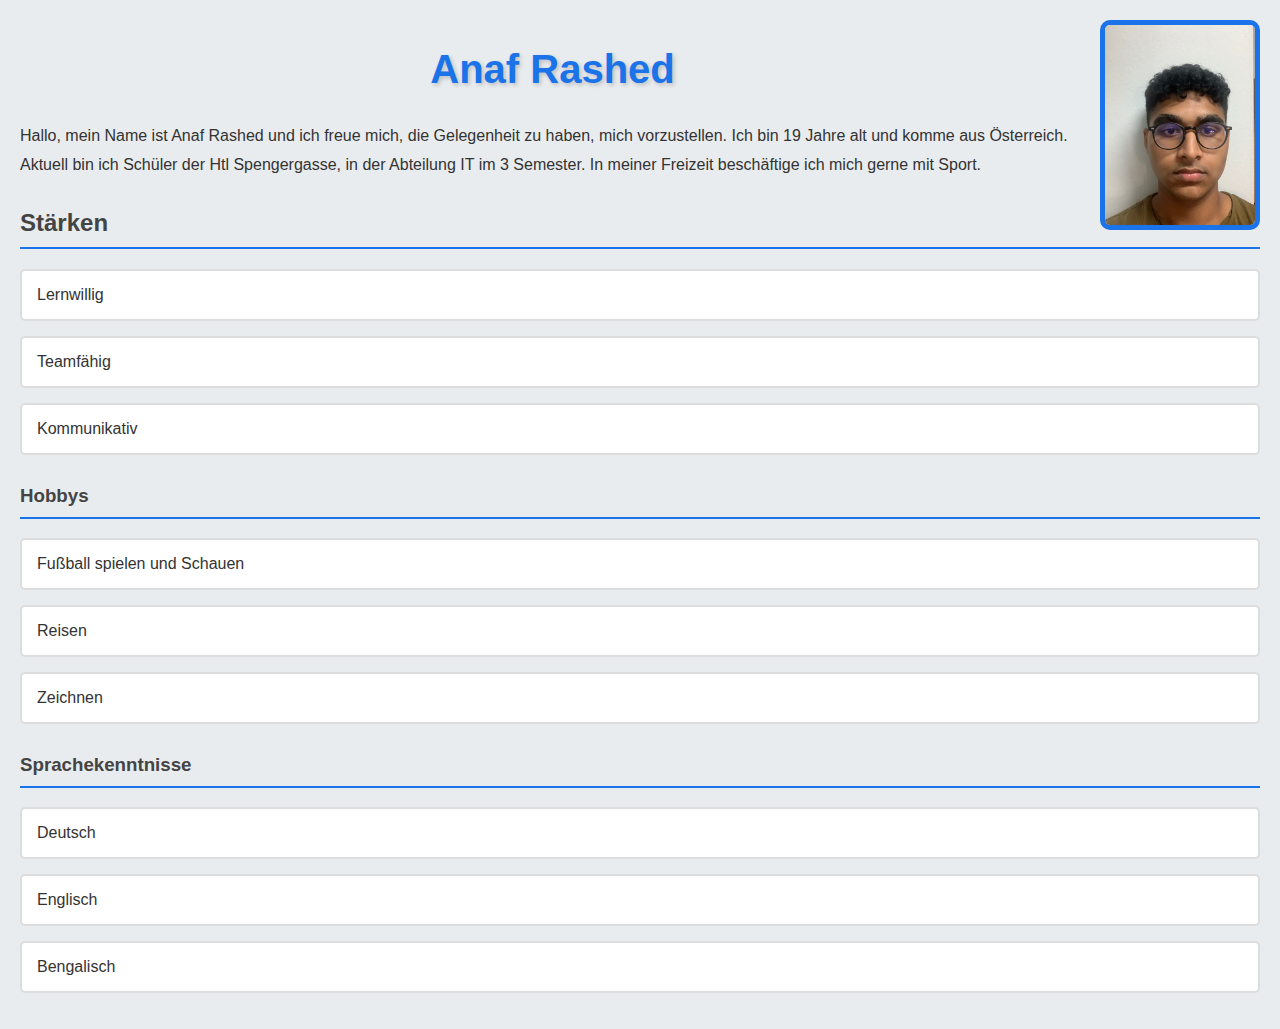
<file: 2024-10-16/index.html>
<!DOCTYPE html>
<html lang="de">

<head>
    <meta charset="UTF-8">
    <meta name="viewport" content="width=device-width, initial-scale=1.0">
    <title>Anaf Rashed</title>
    <link rel="stylesheet" type="text/css" href="style.css">
</head>

<body>
<img src="IMG_0064.jpg" alt="Anaf Rashed" style="height: 200px;">
    <h1> Anaf Rashed</h1>
    <p> Hallo, mein Name ist Anaf Rashed und ich freue mich, die Gelegenheit zu haben, mich vorzustellen.
        Ich bin 19 Jahre alt und komme aus Österreich. Aktuell bin ich Schüler der Htl Spengergasse, in der Abteilung IT
        im 3 Semester.
        In meiner Freizeit beschäftige ich mich gerne mit Sport.
    </p>

    <h2>Stärken</h2>
    <ul>
        <li>Lernwillig</li>
        <li>Teamfähig</li>
        <li>Kommunikativ</li>
    </ul>

    <h3>Hobbys</h3>
    <ul>
        <li>Fußball spielen und Schauen</li>
        <li>Reisen</li>
        <li>Zeichnen</li>

    </ul>

    <h3> Sprachekenntnisse</h3>
    <ul>
        <li>Deutsch</li>
        <li>Englisch</li>
        <li>Bengalisch</li>
    </ul>

</body>


</html>
</file>
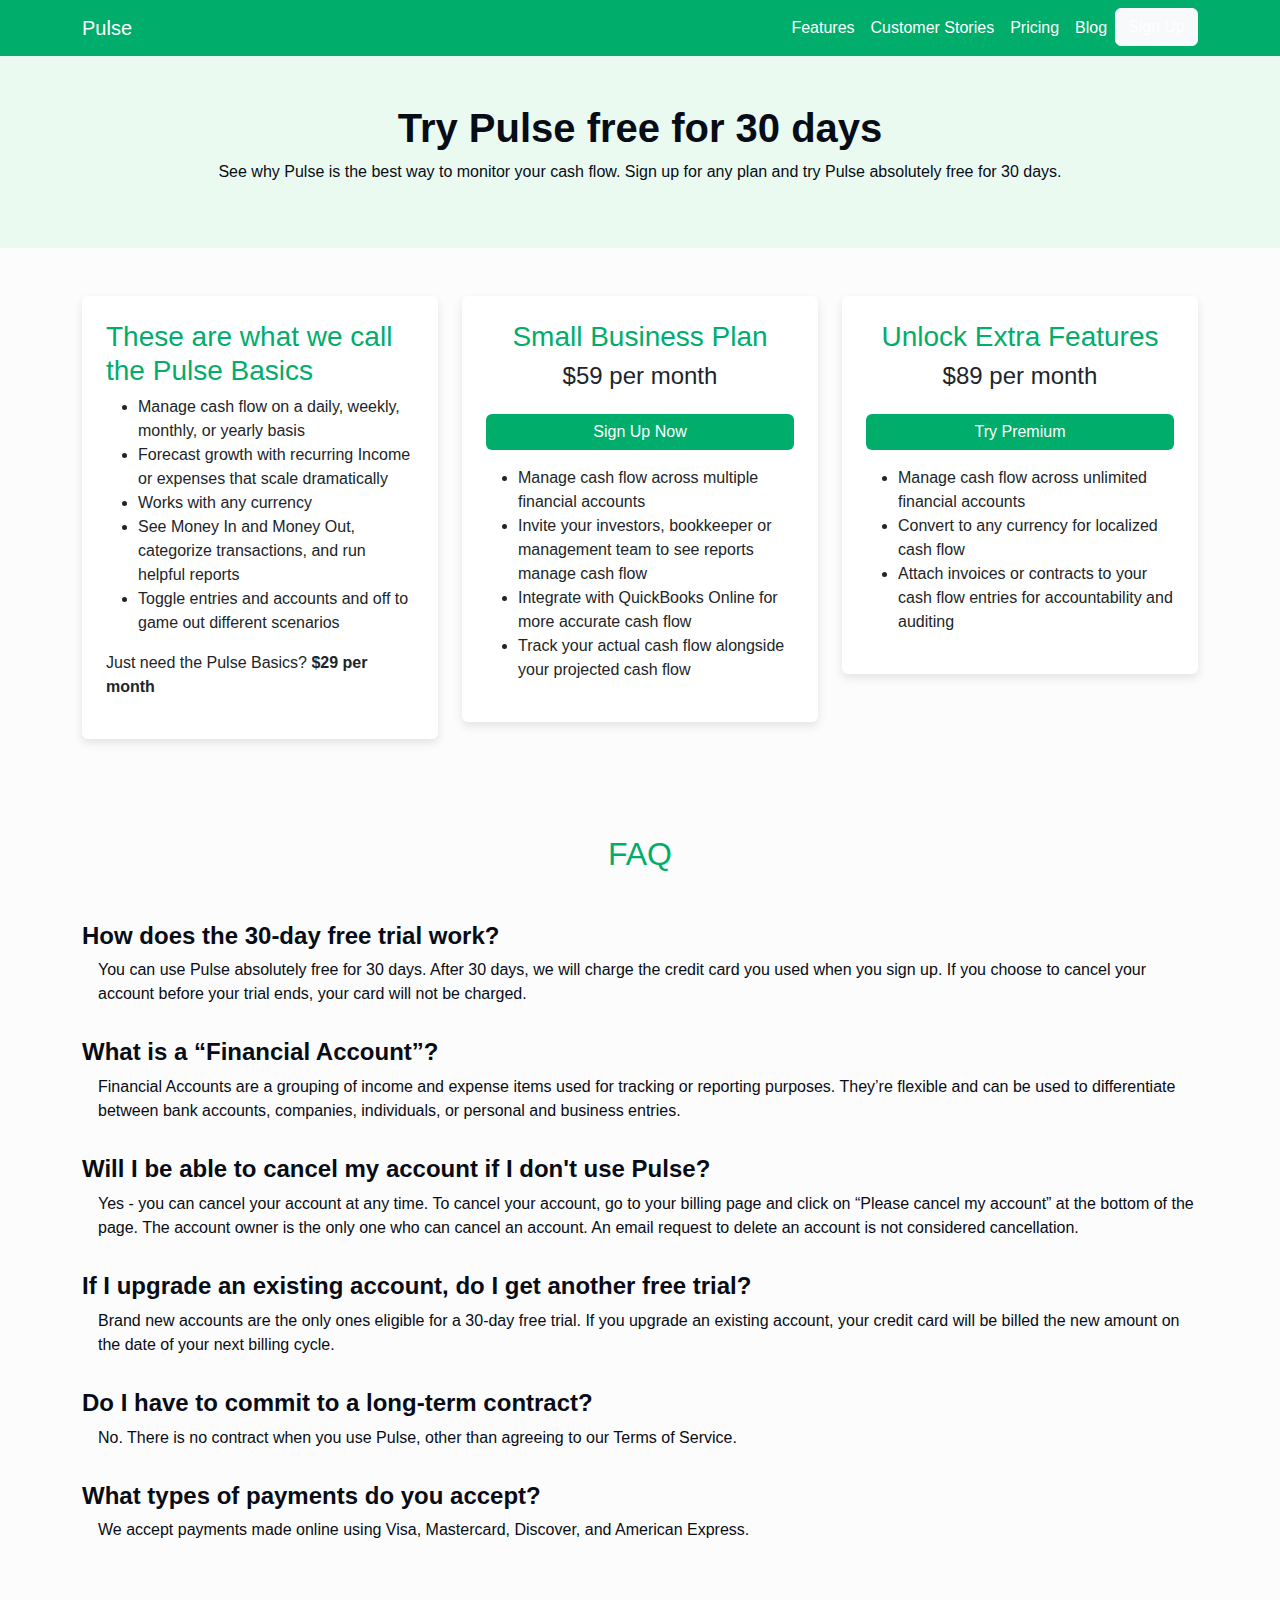
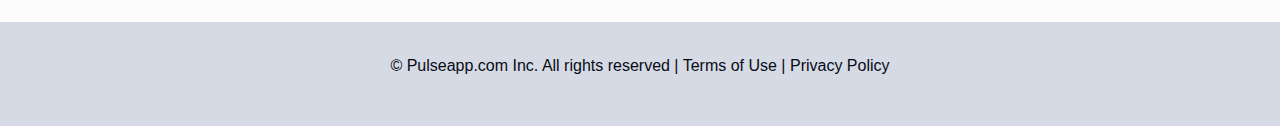
<file: 2024-11-21/index.html>
<!DOCTYPE html>
<html lang="en">
<head>
    <meta charset="UTF-8">
    <meta name="viewport" content="width=device-width, initial-scale=1.0">
    <title>Pulse - Try Free for 30 Days</title>
    <link href="https://cdn.jsdelivr.net/npm/bootstrap@5.3.1/dist/css/bootstrap.min.css" rel="stylesheet">
    <style>
        :root {
            --color-primary: #00ad6a;
            --color-secondary: #eafaf1;
            --color-accent: #1fe374;
            --color-dark: #080c16;
            --color-light: #d6dae5;
            --color-background: #fcfcfc;
        }

        body {
            font-family: Arial, sans-serif;
            background-color: var(--color-background);
            color: var(--color-dark);
        }

        .navbar {
            background-color: var(--color-primary);
        }

        .navbar a {
            color: white;
        }

        .hero {
            text-align: center;
            padding: 3rem 1rem;
            background-color: var(--color-secondary);
        }

        .hero h1 {
            color: var(--color-dark);
            font-weight: bold;
        }

        .card {
            border: none;
            box-shadow: 0px 4px 10px rgba(0, 0, 0, 0.1);
        }

        .card h3 {
            color: var(--color-primary);
        }

        .card .btn {
            background-color: var(--color-primary);
            color: white;
            border: none;
        }

        .card .btn:hover {
            background-color: var(--color-accent);
        }

        .faq {
            padding: 3rem 1rem;
        }

        .faq h2 {
            color: var(--color-primary);
        }

        .faq-section {
            margin-bottom: 2rem;
        }

        .faq-section h4 {
            font-weight: bold;
            margin-bottom: 0.5rem;
        }

        .faq-section p {
            margin-left: 1rem;
            color: var(--color-dark);
        }

        .footer {
            background-color: var(--color-light);
            padding: 2rem;
            text-align: center;
        }

        .footer a {
            color: var(--color-dark);
            text-decoration: none;
        }

        .footer a:hover {
            text-decoration: underline;
        }
    </style>
</head>
<body>
    <!-- Navigation -->
    <nav class="navbar navbar-expand-lg navbar-dark">
        <div class="container">
            <a class="navbar-brand" href="#">Pulse</a>
            <button class="navbar-toggler" type="button" data-bs-toggle="collapse" data-bs-target="#navbarNav">
                <span class="navbar-toggler-icon"></span>
            </button>
            <div class="collapse navbar-collapse" id="navbarNav">
                <ul class="navbar-nav ms-auto">
                    <li class="nav-item"><a class="nav-link" href="#">Features</a></li>
                    <li class="nav-item"><a class="nav-link" href="#">Customer Stories</a></li>
                    <li class="nav-item"><a class="nav-link" href="#">Pricing</a></li>
                    <li class="nav-item"><a class="nav-link" href="#">Blog</a></li>
                    <li class="nav-item"><a class="btn btn-light" href="#">Sign Up</a></li>
                </ul>
            </div>
        </div>
    </nav>

    <!-- Hero Section -->
    <section class="hero">
        <div class="container">
            <h1>Try Pulse free for 30 days</h1>
            <p>See why Pulse is the best way to monitor your cash flow. Sign up for any plan and try Pulse absolutely free for 30 days.</p>
        </div>
    </section>

    <!-- Pricing Cards -->
    <section class="container my-5">
        <div class="row g-4">
            <!-- Card 1 -->
            <div class="col-md-4">
                <div class="card p-4">
                    <h3>These are what we call the Pulse Basics</h3>
                    <ul>
                        <li>Manage cash flow on a daily, weekly, monthly, or yearly basis</li>
                        <li>Forecast growth with recurring Income or expenses that scale dramatically</li>
                        <li>Works with any currency</li>
                        <li>See Money In and Money Out, categorize transactions, and run helpful reports</li>
                        <li>Toggle entries and accounts and off to game out different scenarios</li>
                    </ul>
                    <p>Just need the Pulse Basics? <strong>$29 per month</strong></p>
                </div>
            </div>
            <!-- Card 2 -->
            <div class="col-md-4">
                <div class="card p-4">
                    <h3 class="text-center">Small Business Plan</h3>
                    <h4 class="text-center">$59 per month</h4>
                    <button class="btn w-100 mt-3">Sign Up Now</button>
                    <ul class="mt-3">
                        <li>Manage cash flow across multiple financial accounts</li>
                        <li>Invite your investors, bookkeeper or management team to see reports manage cash flow</li>
                        <li>Integrate with QuickBooks Online for more accurate cash flow</li>
                        <li>Track your actual cash flow alongside your projected cash flow</li>
                    </ul>
                </div>
            </div>
            <!-- Card 3 -->
            <div class="col-md-4">
                <div class="card p-4">
                    <h3 class="text-center">Unlock Extra Features</h3>
                    <h4 class="text-center">$89 per month</h4>
                    <button class="btn w-100 mt-3">Try Premium</button>
                    <ul class="mt-3">
                        <li>Manage cash flow across unlimited financial accounts</li>
                        <li>Convert to any currency for localized cash flow</li>
                        <li>Attach invoices or contracts to your cash flow entries for accountability and auditing</li>
                    </ul>
                </div>
            </div>
        </div>
    </section>

    <!-- FAQ Section -->
    <section class="faq">
        <div class="container">
            <h2 class="text-center mb-5">FAQ</h2>
            <div class="faq-section">
                <h4>How does the 30-day free trial work?</h4>
                <p>You can use Pulse absolutely free for 30 days. After 30 days, we will charge the credit card you used when you sign up. If you choose to cancel your account before your trial ends, your card will not be charged.</p>
            </div>
            <div class="faq-section">
                <h4>What is a “Financial Account”?</h4>
                <p>Financial Accounts are a grouping of income and expense items used for tracking or reporting purposes. They’re flexible and can be used to differentiate between bank accounts, companies, individuals, or personal and business entries.</p>
            </div>
            <div class="faq-section">
                <h4>Will I be able to cancel my account if I don't use Pulse?</h4>
                <p>Yes - you can cancel your account at any time. To cancel your account, go to your billing page and click on “Please cancel my account” at the bottom of the page. The account owner is the only one who can cancel an account. An email request to delete an account is not considered cancellation.</p>
            </div>
            <div class="faq-section">
                <h4>If I upgrade an existing account, do I get another free trial?</h4>
                <p>Brand new accounts are the only ones eligible for a 30-day free trial. If you upgrade an existing account, your credit card will be billed the new amount on the date of your next billing cycle.</p>
            </div>
            <div class="faq-section">
                <h4>Do I have to commit to a long-term contract?</h4>
                <p>No. There is no contract when you use Pulse, other than agreeing to our Terms of Service.</p>
            </div>
            <div class="faq-section">
                <h4>What types of payments do you accept?</h4>
                <p>We accept payments made online using Visa, Mastercard, Discover, and American Express.</p>
            </div>
        </div>
    </section>

    <!-- Footer -->
    <footer class="footer">
        <div class="container">
            <p>© Pulseapp.com Inc. All rights reserved | Terms of Use | Privacy Policy</p>
        </div>
    </footer>

    <script src="https://cdn.jsdelivr.net/npm/bootstrap@5.3.1/dist/js/bootstrap.bundle.min.js"></script>
</body>
</html>
</file>
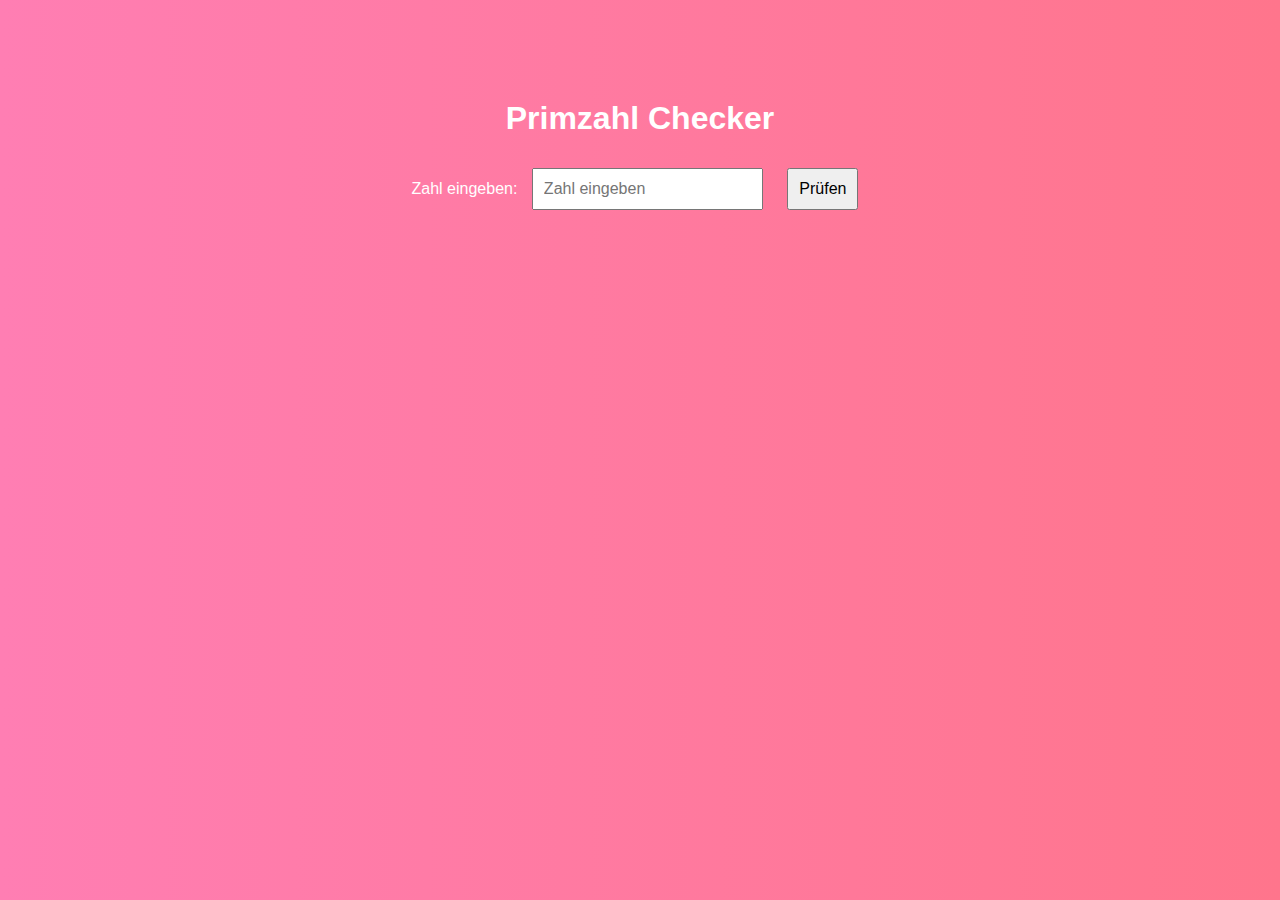
<file: 2025-02-20-prim/index.html>
<!DOCTYPE html>
<html lang="de">
<head>
    <meta charset="UTF-8">
    <meta name="viewport" content="width=device-width, initial-scale=1.0">
    <title>Primzahl Checker</title>
    <style>
        body {
            font-family: Arial, sans-serif;
            text-align: center;
            background: linear-gradient(to right, #ff7eb3, #ff758c);
            color: white;
            margin-top: 100px;
        }
        input, button {
            padding: 10px;
            font-size: 16px;
            margin: 10px;
        }
        #result {
            font-size: 20px;
            font-weight: bold;
            margin-top: 20px;
        }
    </style>
</head>
<body>
    <h1>Primzahl Checker</h1>
    <form onsubmit="event.preventDefault(); checkPrime();">
        <label for="numberInput">Zahl eingeben:</label>
        <input type="number" id="numberInput" name="numberInput" placeholder="Zahl eingeben" required>
        <button type="submit">Prüfen</button>
    </form>
    <div id="result" role="status" aria-live="polite"></div>

    <script>
        function isPrime(num) {
            if (num < 2) return false;
            for (let i = 2; i <= Math.sqrt(num); i++) {
                if (num % i === 0) return false;
            }
            return true;
        }

        function checkPrime() {
            const numberInput = document.getElementById("numberInput");
            const number = parseInt(numberInput.value, 10);
            const resultDiv = document.getElementById("result");
            
            if (isNaN(number)) {
                resultDiv.textContent = "Bitte eine gültige Zahl eingeben.";
                resultDiv.style.color = "yellow";
                return;
            }
            
            if (isPrime(number)) {
                resultDiv.textContent = `${number} ist eine Primzahl ✅`;
                resultDiv.style.color = "lightgreen";
            } else {
                resultDiv.textContent = `${number} ist keine Primzahl ❌`;
                resultDiv.style.color = "red";
            }
        }
    </script>
</body>
</html>
</file>
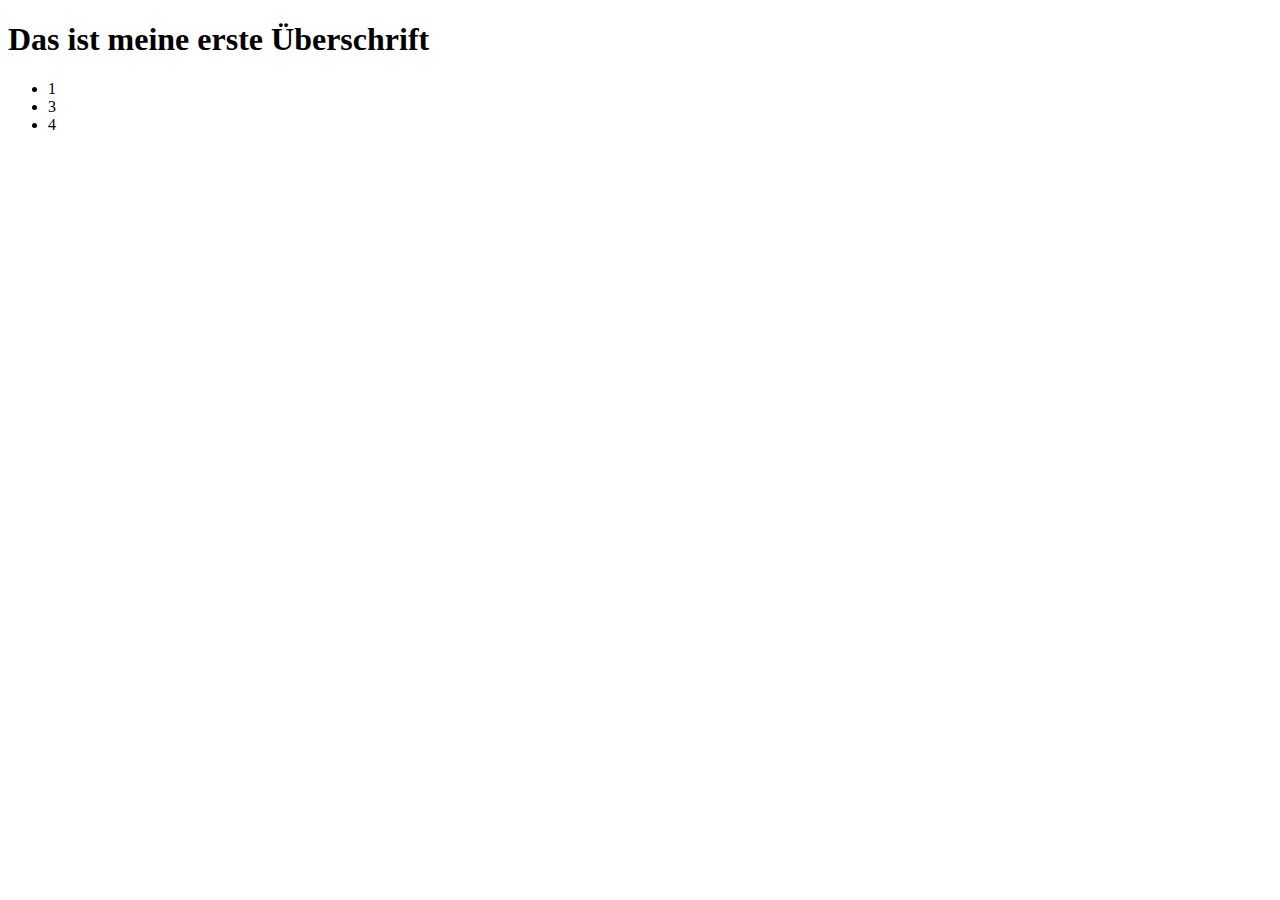
<file: 26_09_2024/index.html>
<!DOCTYPE html>
<html lang="en">

<head>
    <meta charset="UTF-8">
    <meta name="viewport" content="width=device-width, initial-scale=1.0">
    <title>Document</title>
</head>

<body>
    <h1>Das ist meine erste Überschrift</h1>
    <ul>
        <li>1 </li>
        <li>3</li>
        <li>4</li>
    </ul>
</body>

</html>
</file>
<file: 2024-10-16/style.css>
/* Allgemeine Stile */ 
body {
    font-family: 'Arial', sans-serif;
    background-color: #e9ecef; /* Helleres Grau als Hintergrund */
    color: #333; /* Dunkle Schriftfarbe für gute Lesbarkeit */
    margin: 0;
    padding: 20px; /* Innenabstand */
}

/* Type Selector - Styling für h1, h2 und h3 */
h1 {
    text-align: center; /* Zentriert die Hauptüberschrift */
    color: #1a73e8; /* Blauer Farbton */
    margin-bottom: 30px; /* Abstand nach unten */
    font-size: 2.5em; /* Größere Schriftgröße */
    text-shadow: 2px 2px 4px rgba(0, 0, 0, 0.2); /* Schatten für den Text */
}

h2, h3 {
    color: #444; /* Dunklerer Farbton für Unterüberschriften */
    margin-top: 30px; /* Abstand nach oben */
    border-bottom: 2px solid #1a73e8; /* Unterstrich unter den Überschriften */
    padding-bottom: 10px; /* Abstand nach unten */
}

/* Class Selector - Styling für hervorgehobene Listenelemente */
.highlight {
    background-color: #ffeb3b; /* Gelber Hintergrund */
    font-weight: bold; /* Fettdruck */
    padding: 5px; /* Innenabstand */
}

/* Descendant Selector - Styling für ul li Elemente */
ul {
    list-style-type: none; /* Entfernt die Aufzählungszeichen */
    padding: 0; /* Entfernt den Innenabstand */
}

li {
    background-color: #fff; /* Weißer Hintergrund für Listenelemente */
    border: 2px solid #ddd; /* Grauer Rahmen */
    border-radius: 5px; /* Abgerundete Ecken */
    padding: 15px; /* Erhöhter Innenabstand */
    margin: 15px 0; /* Abstand zwischen den Listen */
    transition: background-color 0.3s; /* Übergangseffekt für den Hintergrund */
}

/* Pseudo-Class Selector - Stil für Links, wenn sie hovered werden */
a:hover {
    color: #d32f2f; /* Rote Farbe beim Hover */
    text-decoration: underline; /* Unterstreichen beim Hover */
}

/* Bild */
img[alt] {
    float: right; /* Bild nach rechts verschieben */
    height: 300px; /* Höhe des Bildes */
    margin-left: 15px; /* Abstand zwischen Bild und Text */
    border: 5px solid #1a73e8; /* Blauer Rahmen um das Bild */
    border-radius: 10px; /* Abgerundete Ecken für das Bild */
}

/* Abstand zwischen Absätzen */
p {
    line-height: 1.8; /* Zeilenhöhe für bessere Lesbarkeit */
    margin-bottom: 30px; /* Abstand nach unten */
}

/* Responsive Design */
@media (max-width: 768px) {
    img {
        float: none; /* Bild wird nicht mehr gefloatet */
        display: block; /* Bild wird als Blockelement angezeigt */
        margin: 20px auto; /* Zentriert das Bild */
    }

    h1 {
        font-size: 2em; /* Kleinere Schriftgröße auf mobilen Geräten */
    }
    
    body {
        padding: 10px; /* Weniger Innenabstand auf mobilen Geräten */
    }
}
</file>
